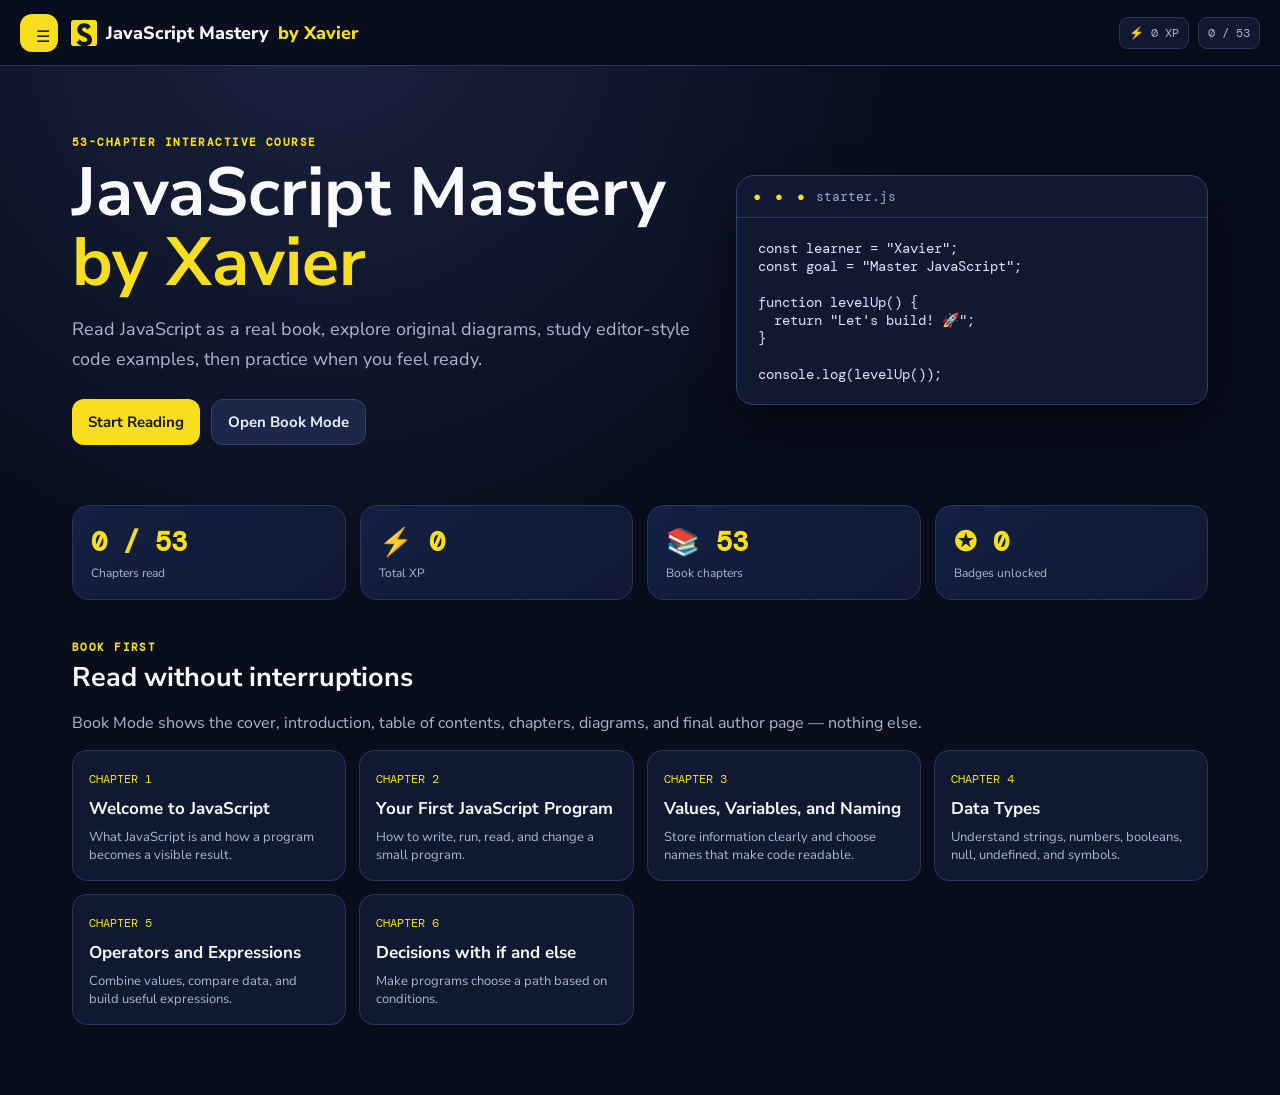
<file: index.html>
<!doctype html>
<html lang="en">
<head>
  <meta charset="utf-8">
  <meta name="viewport" content="width=device-width,initial-scale=1">
  <meta name="theme-color" content="#f7df1e">
  <meta name="description" content="JavaScript Mastery by Xavier — a 53-chapter interactive JavaScript book.">
  <link rel="icon" href="assets/icons/favicon.svg" type="image/svg+xml">
  <link rel="manifest" href="manifest.webmanifest">
  <link rel="stylesheet" href="css/styles.css">
  <title>JavaScript Mastery by Xavier</title>
</head>
<body>
  <div id="splash" class="splash"><img src="assets/icons/javascript.svg" alt=""><strong>JavaScript Mastery</strong><span>Opening the book…</span></div>
  <aside id="sidebar" class="sidebar" aria-label="Site navigation">
    <div class="sidebar-brand"><img src="assets/icons/javascript.svg" alt=""><span>JS Mastery</span><button id="closeMenu" aria-label="Close menu">×</button></div>
    <nav>
      <button data-route="home">⌂ <span>Home</span></button>
      <button data-route="book">▤ <span>Read the Book</span></button>
      <button data-route="learn">✦ <span>Learn & Practice</span></button>
      <button data-route="codelab">▸ <span>Code Lab</span></button>
      <button data-route="progress">◔ <span>Progress</span></button>
      <button data-route="badges">✪ <span>Badges</span></button>
      <button data-route="author">✎ <span>About Xavier</span></button>
      <button id="printBook">⎙ <span>Print Book</span></button>
      <button data-route="settings">⚙ <span>Settings</span></button>
    </nav>
    <p class="sidebar-note">53 chapters · original interactive book</p>
  </aside>
  <div id="overlay" class="overlay"></div>
  <header class="topbar"><button id="openMenu" class="icon-btn" aria-label="Open menu">☰</button><a href="#home" class="brand"><img src="assets/icons/javascript.svg" alt=""> JavaScript Mastery <em>by Xavier</em></a><div class="top-stats"><span id="xpStat">⚡ 0 XP</span><span id="readStat">0 / 53</span></div></header>
  <main id="app"></main>
  <script type="module" src="js/app.js"></script>
</body>
</html>
</file>
<file: css/styles.css>
@import url('https://fonts.googleapis.com/css2?family=DM+Mono:wght@400;500&family=Nunito+Sans:wght@400;600;700;800&display=swap');
:root{--bg:#080d1b;--panel:#111a33;--panel2:#172344;--ink:#f8fafc;--muted:#a9b7d0;--yellow:#f7df1e;--line:#28365e;--ok:#7ee787;--bad:#ff7b72;--shadow:0 18px 45px #0006}*{box-sizing:border-box}html{scroll-behavior:smooth}body{margin:0;background:radial-gradient(circle at 25% 0,#1a2341 0,#080d1b 42%);color:var(--ink);font-family:'Nunito Sans',system-ui,sans-serif;min-height:100vh}.topbar{height:66px;position:sticky;top:0;z-index:10;display:flex;align-items:center;gap:13px;padding:0 20px;background:#080d1bee;border-bottom:1px solid var(--line);backdrop-filter:blur(14px)}.icon-btn,.topbar button{font:inherit}.icon-btn{border:0;color:#101827;background:var(--yellow);width:38px;height:38px;border-radius:12px;font-size:22px;cursor:pointer}.brand{color:var(--ink);font-size:18px;font-weight:800;text-decoration:none;display:flex;align-items:center;gap:9px}.brand img{width:26px}.brand em{color:var(--yellow);font-style:normal}.top-stats{margin-left:auto;display:flex;gap:9px;color:var(--muted);font-family:'DM Mono',monospace;font-size:12px}.top-stats span{background:#101832;border:1px solid var(--line);padding:7px 9px;border-radius:9px}.sidebar{position:fixed;inset:0 auto 0 0;width:286px;transform:translateX(-105%);z-index:30;background:#0b1125;border-right:1px solid var(--line);transition:.28s ease;padding:18px}.sidebar.open{transform:translateX(0)}.overlay{position:fixed;inset:0;background:#0008;z-index:25;opacity:0;pointer-events:none;transition:.25s}.overlay.show{opacity:1;pointer-events:auto}.sidebar-brand{display:flex;align-items:center;gap:10px;font-weight:800;font-size:18px;padding-bottom:22px}.sidebar-brand img{width:36px}.sidebar-brand button{margin-left:auto;border:0;background:transparent;color:white;font-size:30px;cursor:pointer}.sidebar nav{display:grid;gap:6px}.sidebar nav button{border:1px solid transparent;background:transparent;color:#d9e2f3;text-align:left;padding:12px;border-radius:11px;font:600 15px 'Nunito Sans';cursor:pointer}.sidebar nav button:hover{background:#192443;border-color:#34446d;color:var(--yellow);transform:translateX(3px)}.sidebar-note{position:absolute;bottom:12px;color:#7384a9;font-size:12px}main{max-width:1180px;margin:auto;padding:34px 22px 70px}.hero{display:grid;grid-template-columns:1.15fr .85fr;gap:26px;align-items:center;min-height:380px}.eyebrow{letter-spacing:.13em;color:var(--yellow);font:700 11px 'DM Mono';text-transform:uppercase}.hero h1{font-size:clamp(37px,6vw,68px);line-height:1.02;margin:9px 0}.hero h1 span{color:var(--yellow)}.hero p{max-width:620px;color:var(--muted);font-size:18px;line-height:1.65}.buttons{display:flex;gap:11px;flex-wrap:wrap;margin-top:24px}button,.btn{border:0;border-radius:12px;padding:12px 16px;font:700 15px 'Nunito Sans';cursor:pointer;transition:transform .16s,filter .16s,box-shadow .16s}.btn-primary{background:var(--yellow);color:#171717}.btn-secondary{background:#1b2748;border:1px solid #31426e;color:#e8eefb}.btn:hover,button:hover{transform:translateY(-2px);filter:brightness(1.06);box-shadow:0 9px 20px #0004}.code-window{background:#101832;border:1px solid #33436f;border-radius:18px;overflow:hidden;box-shadow:var(--shadow)}.code-head{padding:12px 16px;border-bottom:1px solid var(--line);color:#9aacd1;font:13px 'DM Mono'}.dots{color:#f7df1e;letter-spacing:3px}.code-window pre,.codeblock pre{margin:0;padding:21px;white-space:pre-wrap;line-height:1.7;font:14px 'DM Mono';color:#d9e3ff}.grid{display:grid;grid-template-columns:repeat(4,1fr);gap:14px;margin:25px 0}.card{background:linear-gradient(145deg,#132044,#101832);border:1px solid var(--line);border-radius:17px;padding:18px}.metric{font:800 27px 'DM Mono';color:var(--yellow)}.metric small{display:block;color:var(--muted);font:12px 'Nunito Sans';margin-top:6px}.section-title{margin-top:40px}.section-title h2{font-size:27px;margin:5px 0}.section-title p{color:var(--muted)}.chapter-grid{display:grid;grid-template-columns:repeat(auto-fill,minmax(240px,1fr));gap:13px}.chapter-card{background:#101932;border:1px solid var(--line);padding:16px;border-radius:15px;cursor:pointer}.chapter-card:hover{border-color:var(--yellow)}.chapter-card b{color:var(--yellow);font:12px 'DM Mono'}.chapter-card h3{margin:8px 0;font-size:17px}.chapter-card p{color:var(--muted);font-size:13px;margin:0}.book-shell{max-width:900px;margin:auto}.book-cover{min-height:490px;padding:70px 52px;border-radius:24px;background:linear-gradient(135deg,#10182f,#27315a);border:1px solid #445787;display:flex;flex-direction:column;justify-content:center;box-shadow:var(--shadow)}.book-cover img{width:78px}.book-cover h1{font-size:54px;margin:20px 0 10px}.book-cover p{color:#d9e2f3;max-width:600px;line-height:1.65}.toc{columns:2;gap:30px;padding:20px}.toc button{display:block;width:100%;background:none;color:var(--ink);text-align:left;padding:7px 0;border-radius:0;border-bottom:1px dashed #33446d;font-weight:600}.toc button:hover{color:var(--yellow);box-shadow:none}.chapter{background:#fbfbf8;color:#172033;border-radius:22px;padding:clamp(22px,5vw,66px);box-shadow:var(--shadow)}.chapter .chapter-meta{color:#6c5d00;font:12px 'DM Mono';text-transform:uppercase;letter-spacing:.1em}.chapter h1{font-size:clamp(34px,5vw,53px);line-height:1.05;margin:12px 0}.chapter .lead{font-size:20px;line-height:1.6;color:#41506b}.chapter h2{margin-top:48px;font-size:28px}.chapter p{line-height:1.82;font-size:17px;color:#29364d}.diagram{width:100%;border-radius:16px;border:1px solid #d8dee9;margin:24px 0;background:#fff}.codeblock{background:#121a2f;border:1px solid #354669;border-radius:14px;overflow:hidden;margin:22px 0}.codeblock .code-head{background:#17213e}.note{border-left:5px solid var(--yellow);background:#fff7ce;padding:15px 18px;border-radius:0 12px 12px 0;color:#574800;margin:24px 0}.chapter-actions{display:flex;justify-content:space-between;gap:10px;margin-top:38px}.activity{background:#101932;color:var(--ink);padding:20px;border-radius:16px;margin-top:26px}.editor{width:100%;min-height:210px;background:#07101f;color:#dce7ff;border:1px solid #3b4c75;border-radius:12px;padding:15px;font:14px 'DM Mono';resize:vertical}.console{min-height:90px;margin-top:10px;background:#050912;border-radius:10px;padding:14px;color:#b9f6ca;font:13px 'DM Mono';white-space:pre-wrap}.settings-row{display:flex;justify-content:space-between;align-items:center;border-bottom:1px solid var(--line);padding:16px 0}.author{max-width:850px;margin:auto;background:linear-gradient(145deg,#172448,#0e1630);border:1px solid #394c79;border-radius:24px;padding:44px}.author img{width:68px}.author h1{font-size:42px}.author a{color:var(--yellow)}.splash{position:fixed;inset:0;z-index:100;background:#080d1b;display:grid;place-content:center;text-align:center;gap:12px;transition:.5s}.splash.hide{opacity:0;pointer-events:none}.splash img{width:72px;margin:auto}.splash strong{font-size:22px}.splash span{color:var(--muted)}@media(max-width:800px){main{padding:23px 15px 90px}.hero{grid-template-columns:1fr}.grid{grid-template-columns:repeat(2,1fr)}.hero h1{font-size:43px}.book-cover{padding:38px 25px;min-height:410px}.book-cover h1{font-size:41px}.toc{columns:1;padding:10px}.chapter{border-radius:16px;padding:24px 19px}.chapter p{font-size:16px}.top-stats span:last-child{display:none}}@media print{body{background:#fff!important;color:#000!important}.topbar,.sidebar,.overlay,.splash,.buttons,.chapter-actions,.activity,.top-stats{display:none!important}main{max-width:none;padding:0}.chapter{box-shadow:none;border-radius:0;padding:20mm;break-after:page;color:#000}.chapter p{color:#111}.chapter h1,.chapter h2{color:#000}.codeblock{border:1px solid #444}.codeblock pre{color:#000;background:#f1f1f1}.diagram{break-inside:avoid}.book-cover{background:#fff;color:#000;border:0;min-height:100vh;box-shadow:none}.book-cover p{color:#222}}
</file>
